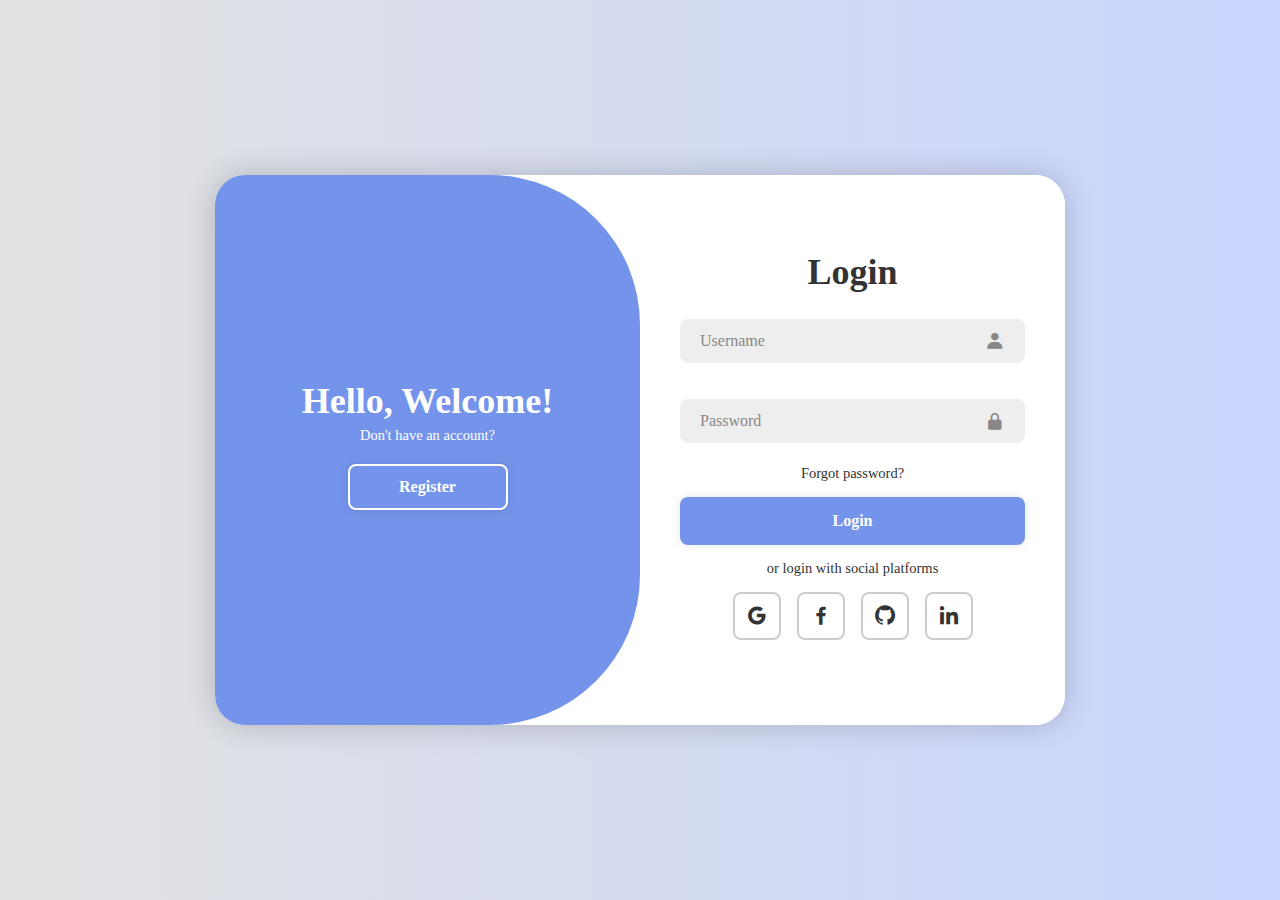
<file: index.html>
<!DOCTYPE html>
<html lang="en">
<head>
  <meta charset="UTF-8">
  <meta name="viewport" content="width=device-width, initial-scale=1.0">
  <title>Responsive Log in Page</title>
  <link href='https://unpkg.com/boxicons@2.1.4/css/boxicons.min.css' rel='stylesheet'>
  <link rel="stylesheet" href="styles/log-in.css">
</head>
<body>
  <div class="container">
    <div class="form-box login">
      <form action="">
        <h1>Login</h1>
        <div class="input-box">
          <input type="text" placeholder="Username" required>
          <i class='bx bxs-user'></i>
        </div>
        <div class="input-box">
          <input type="password" placeholder="Password" required>
          <i class='bx bxs-lock-alt'></i>
        </div>
        <div class="forgot-link">
          <a href="#">Forgot password?</a>
        </div>
        <button type="submit" class="btn">Login</button>
        <p>or login with social platforms</p>
        <div class="social-icons">
          <a href="#"><i class='bx bxl-google'></i></a>
          <a href="#"><i class='bx bxl-facebook'></i></a>
          <a href="#"><i class='bx bxl-github'></i></a>
          <a href="#"><i class='bx bxl-linkedin'></i></a>
        </div>
      </form>
    </div>

    <div class="form-box register">
      <form action="">
        <h1>Registration</h1>
        <div class="input-box">
          <input type="text" placeholder="Username" required>
          <i class='bx bxs-user'></i>
        </div>
        <div class="input-box">
          <input type="email" placeholder="Email" required>
          <i class='bx bxs-envelope'></i>
        </div>
        <div class="input-box">
          <input type="password" placeholder="Password" required>
          <i class='bx bxs-lock-alt'></i>
        </div>
        <button type="submit" class="btn">Register</button>
        <p>or register with social platforms</p>
        <div class="social-icons">
          <a href="#"><i class='bx bxl-google'></i></a>
          <a href="#"><i class='bx bxl-facebook'></i></a>
          <a href="#"><i class='bx bxl-github'></i></a>
          <a href="#"><i class='bx bxl-linkedin'></i></a>
        </div>
      </form>
    </div>

    <div class="toggle-box">
      <div class="toggle-panel toggle-left">
        <h1>Hello, Welcome!</h1>
        <p>Don't have an account?</p>
        <button class="btn register-btn">Register</button>
      </div>
      <div class="toggle-panel toggle-right">
        <h1>Welcome Back</h1>
        <p>Already have an account?</p>
        <button class="btn login-btn">Login</button>
      </div>
    </div>
  </div>

  <script src="scripts/script.js"></script>
</body>
</html>
</file>
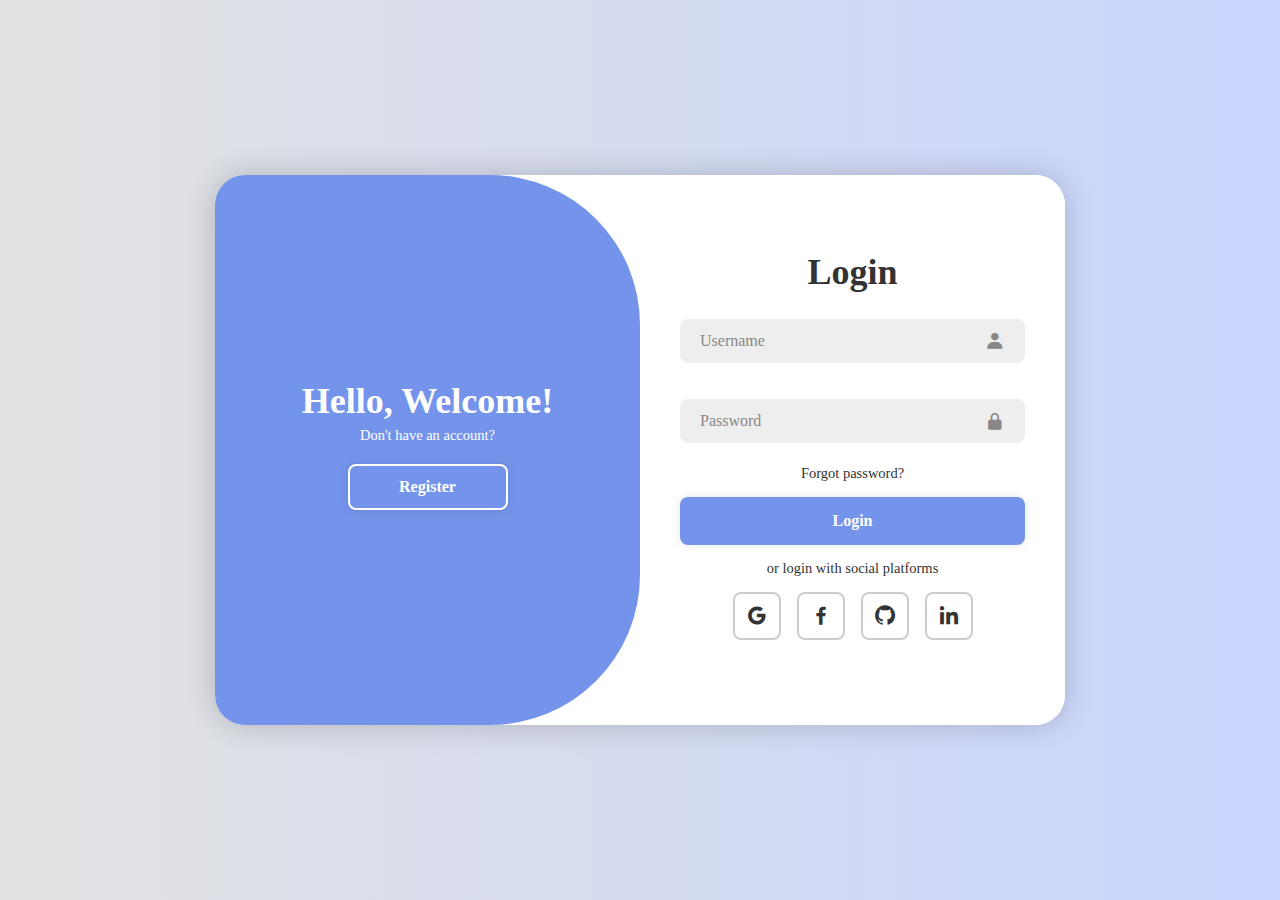
<file: log-in.html>
<!DOCTYPE html>
<html lang="en">
<head>
  <meta charset="UTF-8">
  <meta name="viewport" content="width=device-width, initial-scale=1.0">
  <title>Responsive Log in Page</title>
  <link href='https://unpkg.com/boxicons@2.1.4/css/boxicons.min.css' rel='stylesheet'>
  <link rel="stylesheet" href="styles/log-in.css">
</head>
<body>
  <div class="container">
    <div class="form-box login">
      <form action="">
        <h1>Login</h1>
        <div class="input-box">
          <input type="text" placeholder="Username" required>
          <i class='bx bxs-user'></i>
        </div>
        <div class="input-box">
          <input type="password" placeholder="Password" required>
          <i class='bx bxs-lock-alt'></i>
        </div>
        <div class="forgot-link">
          <a href="#">Forgot password?</a>
        </div>
        <button type="submit" class="btn">Login</button>
        <p>or login with social platforms</p>
        <div class="social-icons">
          <a href="#"><i class='bx bxl-google'></i></a>
          <a href="#"><i class='bx bxl-facebook'></i></a>
          <a href="#"><i class='bx bxl-github'></i></a>
          <a href="#"><i class='bx bxl-linkedin'></i></a>
        </div>
      </form>
    </div>

    <div class="form-box register">
      <form action="">
        <h1>Registration</h1>
        <div class="input-box">
          <input type="text" placeholder="Username" required>
          <i class='bx bxs-user'></i>
        </div>
        <div class="input-box">
          <input type="email" placeholder="Email" required>
          <i class='bx bxs-envelope'></i>
        </div>
        <div class="input-box">
          <input type="password" placeholder="Password" required>
          <i class='bx bxs-lock-alt'></i>
        </div>
        <button type="submit" class="btn">Register</button>
        <p>or register with social platforms</p>
        <div class="social-icons">
          <a href="#"><i class='bx bxl-google'></i></a>
          <a href="#"><i class='bx bxl-facebook'></i></a>
          <a href="#"><i class='bx bxl-github'></i></a>
          <a href="#"><i class='bx bxl-linkedin'></i></a>
        </div>
      </form>
    </div>

    <div class="toggle-box">
      <div class="toggle-panel toggle-left">
        <h1>Hello, Welcome!</h1>
        <p>Don't have an account?</p>
        <button class="btn register-btn">Register</button>
      </div>
      <div class="toggle-panel toggle-right">
        <h1>Welcome Back</h1>
        <p>Already have an account?</p>
        <button class="btn login-btn">Login</button>
      </div>
    </div>
  </div>

  <script src="scripts/script.js"></script>
</body>
</html>
</file>
<file: styles/log-in.css>
/* Loading Poppins Font into the stylesheet */
@font-face {
  font-family: Roboto;
  src: url("../styles/fonts/Poppins-Medium.ttf");
}

* {
  margin: 0;
  padding: 0;
  box-sizing: border-box;
  font-family: Poppins;
}

body {
  display: flex;
  justify-content: center;
  align-items: center;
  min-height: 100vh;
  background: linear-gradient(90deg, #e2e2e2, #c9d6ff);
}

.container {
  position: relative;
  width: 850px;
  height: 550px;
  background: #fff;
  border-radius: 30px;
  box-shadow: 0 0 30px rgba(0, 0, 0, 0.2);
  margin: 20px;
  overflow: hidden;
}

.form-box {
  position: absolute;
  right: 0;
  width: 50%;
  height: 100%;
  background: #fff;
  display: flex;
  align-items: center;
  color: #333;
  text-align: center;
  padding: 40px;
  z-index: 1;
  transition: .6s ease-in-out 1.2s, visibility 0s 1s;
}

.container.active .form-box {
  right: 50%;
}

.form-box.register {
  visibility: hidden;
}

.container.active .form-box.register {
  visibility: visible;
}

form {
  width: 100%;
}

.container h1 {
  font-size: 36px;
  margin: -10px 0;
}

.input-box {
  position: relative;
  margin: 36px 0;
}

.input-box input {
  width: 100%;
  padding: 13px 50px 13px 20px;
  background: #eee;
  border-radius: 8px;
  border: none;
  outline: none;
  font-size: 16px;
  color: #333;
  font-weight: 500;
}

.input-box input::placeholder {
  color: #888;
  font-weight: 400;
}

.input-box i {
  position: absolute;
  right: 20px;
  top: 50%;
  transform: translateY(-50%);
  font-size: 20px;
  color: #888;
}

.forgot-link {
  margin: -15px 0 15px;
}

.forgot-link a {
  font-size: 14.5px;
  color: #333;
  text-decoration: none;
}

.btn {
  width: 100%;
  height: 48px;
  background: #7494ec;
  border-radius: 8px;
  box-shadow: 0 0 10px rgba(0, 0, 0, 0.1);
  border: none;
  cursor: pointer;
  font-size: 16px;
  color: #fff;
  font-weight: 600;
}

.container p {
  font-size: 14.5px;
  margin: 15px 0;
}

.social-icons {
  display: flex;
  justify-content: center;
}

.social-icons a {
  display: inline-flex;
  padding: 10px;
  border: 2px solid #ccc;
  border-radius: 8px;
  font-size: 24px;
  color: #333;
  text-decoration: none;
  margin: 0 8px;
}

.toggle-box {
  position: absolute;
  width: 100%;
  height: 100%;
}

.toggle-box::before {
  content: '';
  position: absolute;
  left: -250%;
  width: 300%;
  height: 100%;
  background: #7494ec;
  border-radius: 150px;
  z-index: 2;
  transition: 1.8s ease-in-out;
}

.container.active .toggle-box::before {
  left: 50%;
}

.toggle-panel {
  position: absolute;
  width: 50%;
  height: 100%;
  /* background: seagreen; */
  color: #fff;
  display: flex;
  flex-direction: column;
  justify-content: center;
  align-items: center;
  z-index: 2;
  transition: -6s ease-in-out;
}

.toggle-panel.toggle-left {
  left: 0;
  transition-delay: 1.2s;
}

.container.active .toggle-panel.toggle-left {
  left: -50%;
  transition-delay: .6s;
}

.toggle-panel.toggle-right {
  right: -50%;
  transition-delay: .6s;
}

.container.active .toggle-panel.toggle-right {
  right: 0;
  transition-delay: 1.2s;
}

.toggle-panel p {
  margin-bottom: 20px;
}

.toggle-panel .btn {
  width: 160px;
  height: 46px;
  background: transparent;
  border: 2px solid #fff;
}

@media screen and (max-width: 650px) {
  .container {
    height: calc(100vh - 40px);
  }

  .form-box {
    bottom: 0;
    width: 100%;
    height: 70%;
  }

  .container.active .form-box {
    right: 0;
    bottom: 30%;
  }

  .toggle-box::before {
    left: 0;
    top: -270%;
    width: 100%;
    height: 300%;
    border-radius: 20vw;
  }

  .container.active .toggle-box::before {
    left: 0;
    top: 70%;
  }

  .toggle-panel {
    width: 100%;
    height: 30%;
  }

  .toggle-panel.toggle-left {
    top: 0;
  }

  .container.active .toggle-panel.toggle-left {
    left: 0;
    top: -30%;
  }

  .toggle-panel.toggle-right {
    right: 0;
    bottom: -30%;
  }

  .container.active .toggle-panel.toggle-right {
    bottom: 0;
  }
}

@media screen and (max-width: 400px) {
  .form-box {
    padding: 20px;
  }

  .toggle-panel h1 {
    font-size: 30px;
  }
}
</file>
